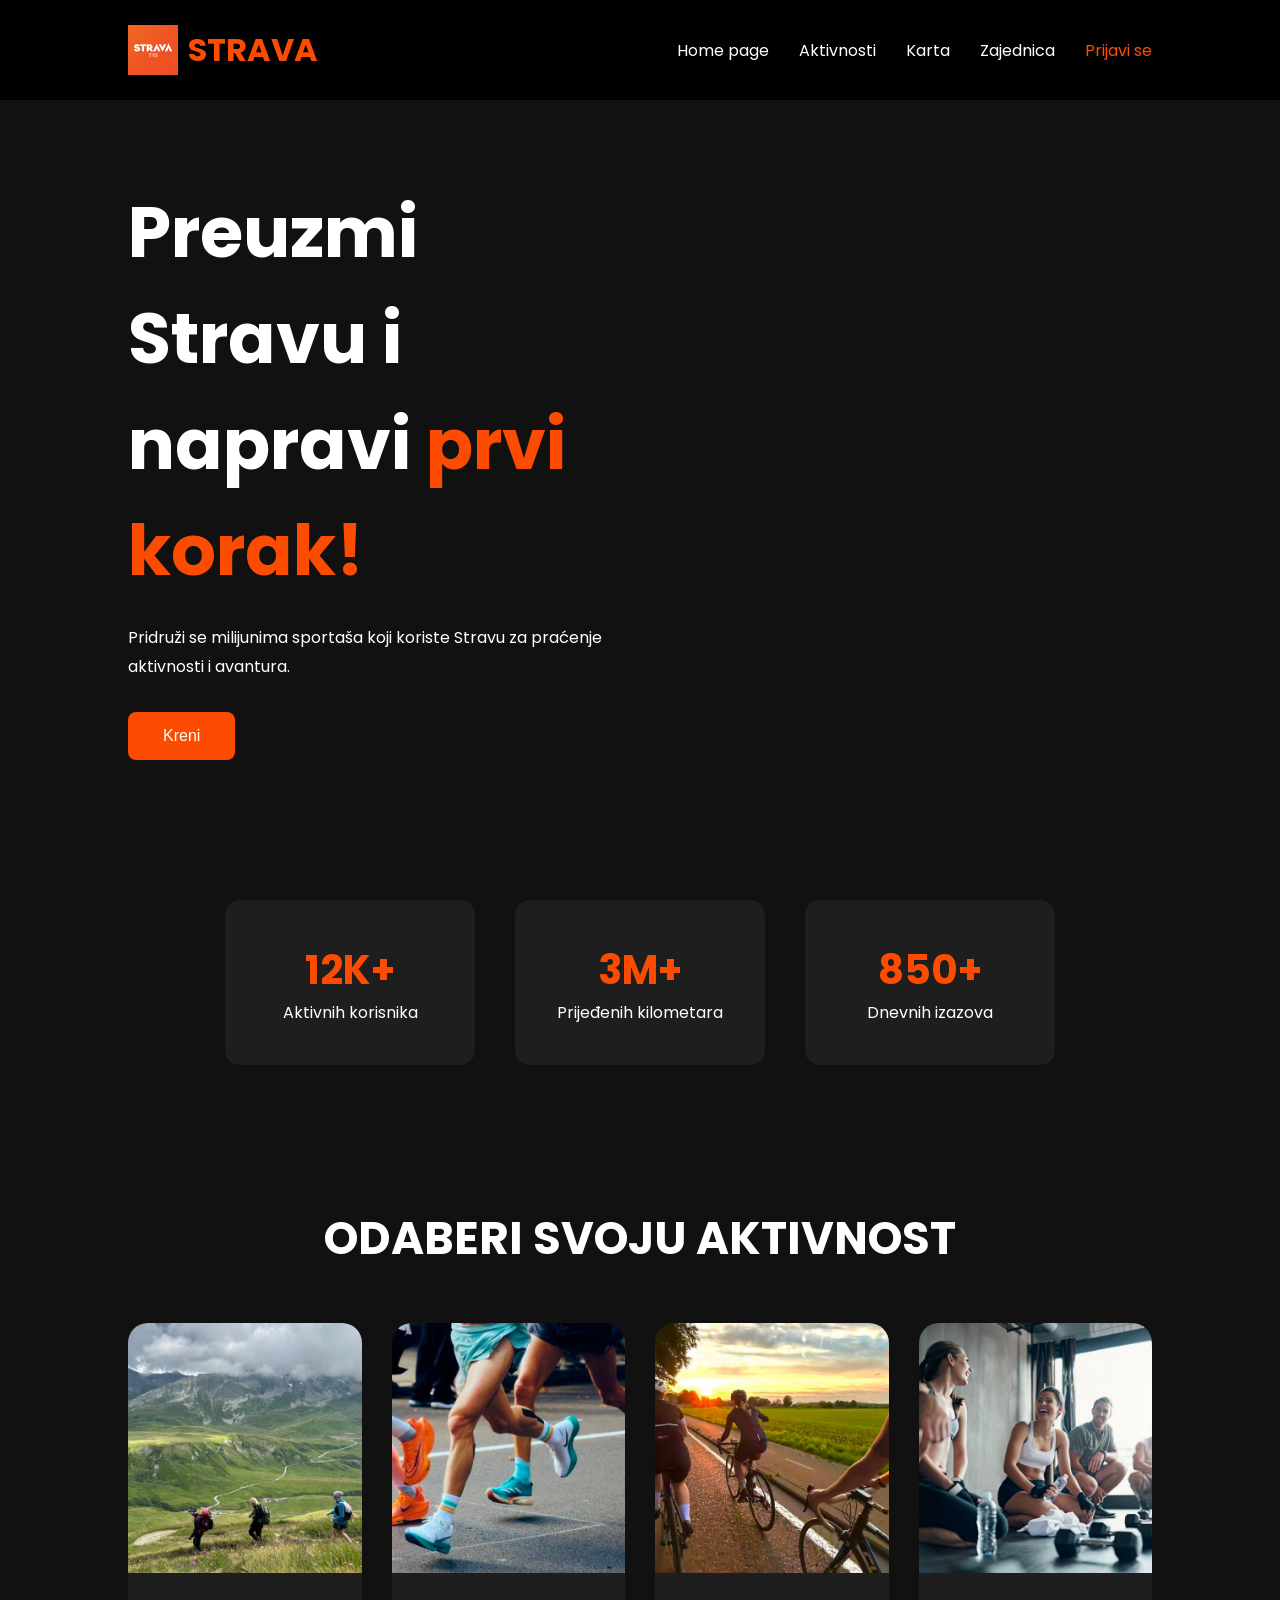
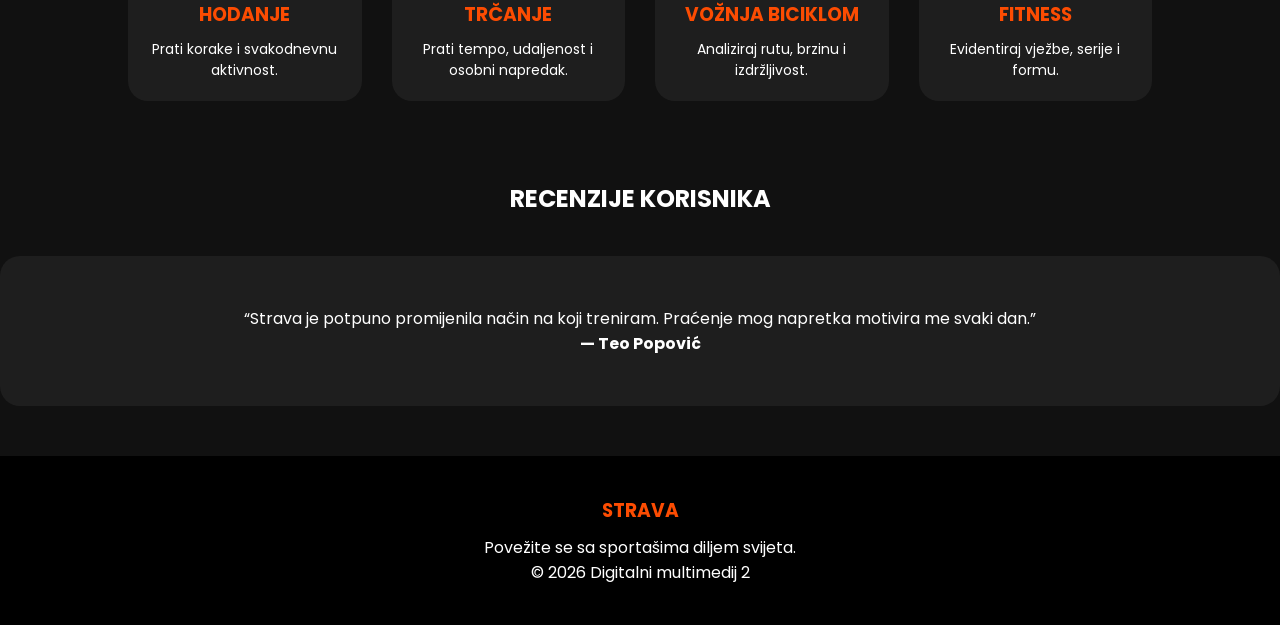
<file: index.html>
<!DOCTYPE html>
<head>
    <meta charset="UTF-8">
    <meta name="viewport" content="width=device-width, initial-scale=1.0">
    <title>DigitalniMultimedij2 - Strava</title>
    <link rel="icon" type="image/jpeg" href="t15.jpeg">
    <link rel="stylesheet" href="stil.css">

    <link rel="preconnect" href="https://fonts.googleapis.com">
    <link href="https://fonts.googleapis.com/css2?family=Poppins:wght@300;400;600;700&display=swap" rel="stylesheet">
</head>

<body>
    <header>
        <nav class="navigacija">
			 <div class="raz">
				<img src="t15.jpeg" alt="" width="50">
				<div class="logo">STRAVA</div>
			</div>
            <ul class="nav">
			<li><a href="index.html">Home page</a></li>
            <li><a href="aktivnosti.html">Aktivnosti</a></li>
            <li><a href="karta.html">Karta</a></li>
            <li><a href="zajednica.html">Zajednica</a></li>
            <li><a href="prijavi-se.html"><span style="color:#fc4c02;">Prijavi se</span></a></li>
            </ul>
        </nav>
    </header>

    <section class="naslovna">
        <div class="tekst">
            <h1>Preuzmi Stravu i napravi <span>prvi korak!</span></h1>
            <p>
                Pridruži se milijunima sportaša 
				koji koriste Stravu
				za praćenje aktivnosti i avantura.
            </p>
            <button>Kreni</button>
        </div>
        <div class="video">
            <iframe width="560" height="315" src="https://www.youtube.com/embed/M8C5C1MS_hk?si=Ee1axZ2wc7N1XMfO" 
			title="YouTube video player" frameborder="0" allow="accelerometer; autoplay; clipboard-write; encrypted-media; 
			gyroscope; picture-in-picture; web-share" referrerpolicy="strict-origin-when-cross-origin" allowfullscreen></iframe>
        </div>
    </section>


    <section class="stat">
        <div class="stat-poz">
            <h2>12K+</h2>
            <p>Aktivnih korisnika</p>
        </div>
        <div class="stat-poz">
            <h2>3M+</h2>
            <p>Prijeđenih kilometara</p>
        </div>
        <div class="stat-poz">
            <h2>850+</h2>
            <p>Dnevnih izazova</p>
        </div>
    </section>


    <section class="aktivnosti">
        <h2>ODABERI SVOJU AKTIVNOST</h2>
        <div class="raspored">
			<div class="kartica">
                <img src="slika1.jpg" alt="">
                <h3>Hodanje</h3>
                <p>Prati korake i svakodnevnu aktivnost.</p>
            </div>
            <div class="kartica">
                <img src="slika2.jpg" alt="">
                <h3>Trčanje</h3>
                <p>Prati tempo, udaljenost i osobni napredak.</p>
            </div>
			 <div class="kartica">
                <img src="slika3.jpg" alt="">
                <h3>Vožnja biciklom</h3>
                <p>Analiziraj rutu, brzinu i izdržljivost.</p>
            </div>
            <div class="kartica">
                <img src="slika4.jpg" alt="">
                <h3>Fitness</h3>
                <p>Evidentiraj vježbe, serije i formu.</p>
            </div>
        </div>
    </section>


    <section class="citat">
        <h2>RECENZIJE KORISNIKA</h2>
        <div class="pozadina">
            <p>
                “Strava je potpuno promijenila način na koji treniram. 
				Praćenje mog napretka motivira me svaki dan.”
            </p>
            <h4>— Teo Popović</h4>
        </div>
    </section>


    <footer>
        <h3>STRAVA</h3>
        <p>
            Povežite se sa sportašima diljem svijeta.
        </p>
        <p class="copyright">
            © 2026 Digitalni multimedij 2
        </p>
    </footer>

</body>
</html>
</file>
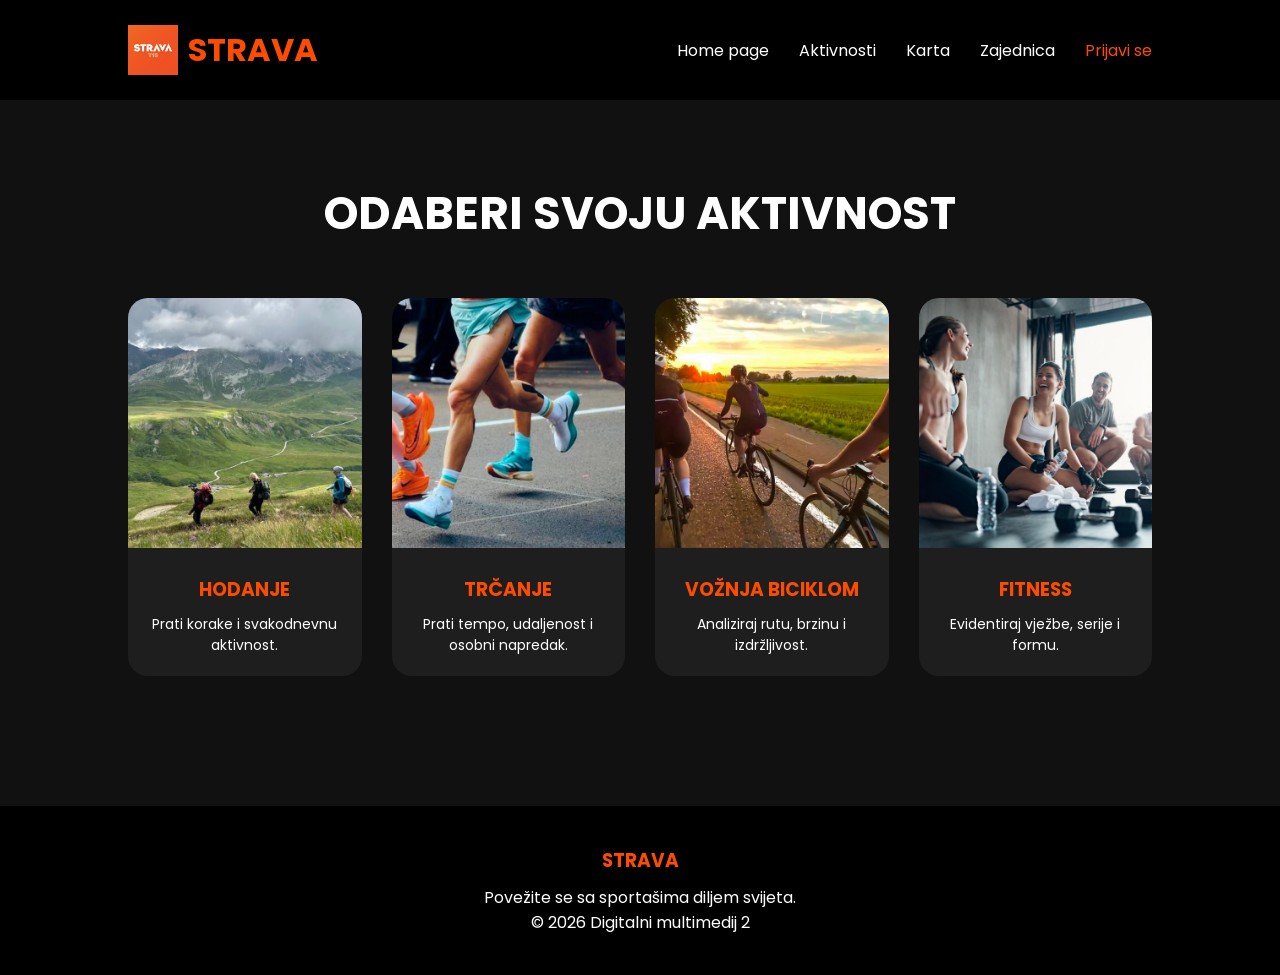
<file: aktivnosti.html>
<!DOCTYPE html>
<html lang="hr">
<head>
    <meta charset="UTF-8">
    <meta name="viewport" content="width=device-width, initial-scale=1.0">
    <title>DigitalniMultimedij2 - Strava</title>
    <link rel="icon" type="image/jpeg" href="t15.jpeg">
    <link rel="stylesheet" href="stil.css">

    <link rel="preconnect" href="https://fonts.googleapis.com">
    <link href="https://fonts.googleapis.com/css2?family=Poppins:wght@300;400;600;700&display=swap" rel="stylesheet">
</head>
<body>

    <header>
        <nav class="navigacija">
			 <div class="raz">
				<img src="t15.jpeg" alt="" width="50">
				<div class="logo">STRAVA</div>
			</div>
            <ul class="nav">
			<li><a href="index.html">Home page</a></li>
            <li><a href="aktivnosti.html">Aktivnosti</a></li>
            <li><a href="karta.html">Karta</a></li>
            <li><a href="zajednica.html">Zajednica</a></li>
            <li><a href="prijavi-se.html"><span style="color:#fc4c02;">Prijavi se</span></a></li>
            </ul>
        </nav>
    </header>

<section class="aktivnosti">
        <h2>ODABERI SVOJU AKTIVNOST</h2>
        <div class="raspored">
			<div class="kartica">
                <img src="slika1.jpg" alt="">
                <h3>Hodanje</h3>
                <p>Prati korake i svakodnevnu aktivnost.</p>
            </div>
            <div class="kartica">
                <img src="slika2.jpg" alt="">
                <h3>Trčanje</h3>
                <p>Prati tempo, udaljenost i osobni napredak.</p>
            </div>
			 <div class="kartica">
                <img src="slika3.jpg" alt="">
                <h3>Vožnja biciklom</h3>
                <p>Analiziraj rutu, brzinu i izdržljivost.</p>
            </div>
            <div class="kartica">
                <img src="slika4.jpg" alt="">
                <h3>Fitness</h3>
                <p>Evidentiraj vježbe, serije i formu.</p>
            </div>
        </div>
    </section>

 <footer>
        <h3>STRAVA</h3>
        <p>
            Povežite se sa sportašima diljem svijeta.
        </p>
        <p class="copyright">
            © 2026 Digitalni multimedij 2
        </p>
    </footer>

</body>
</html>
</file>
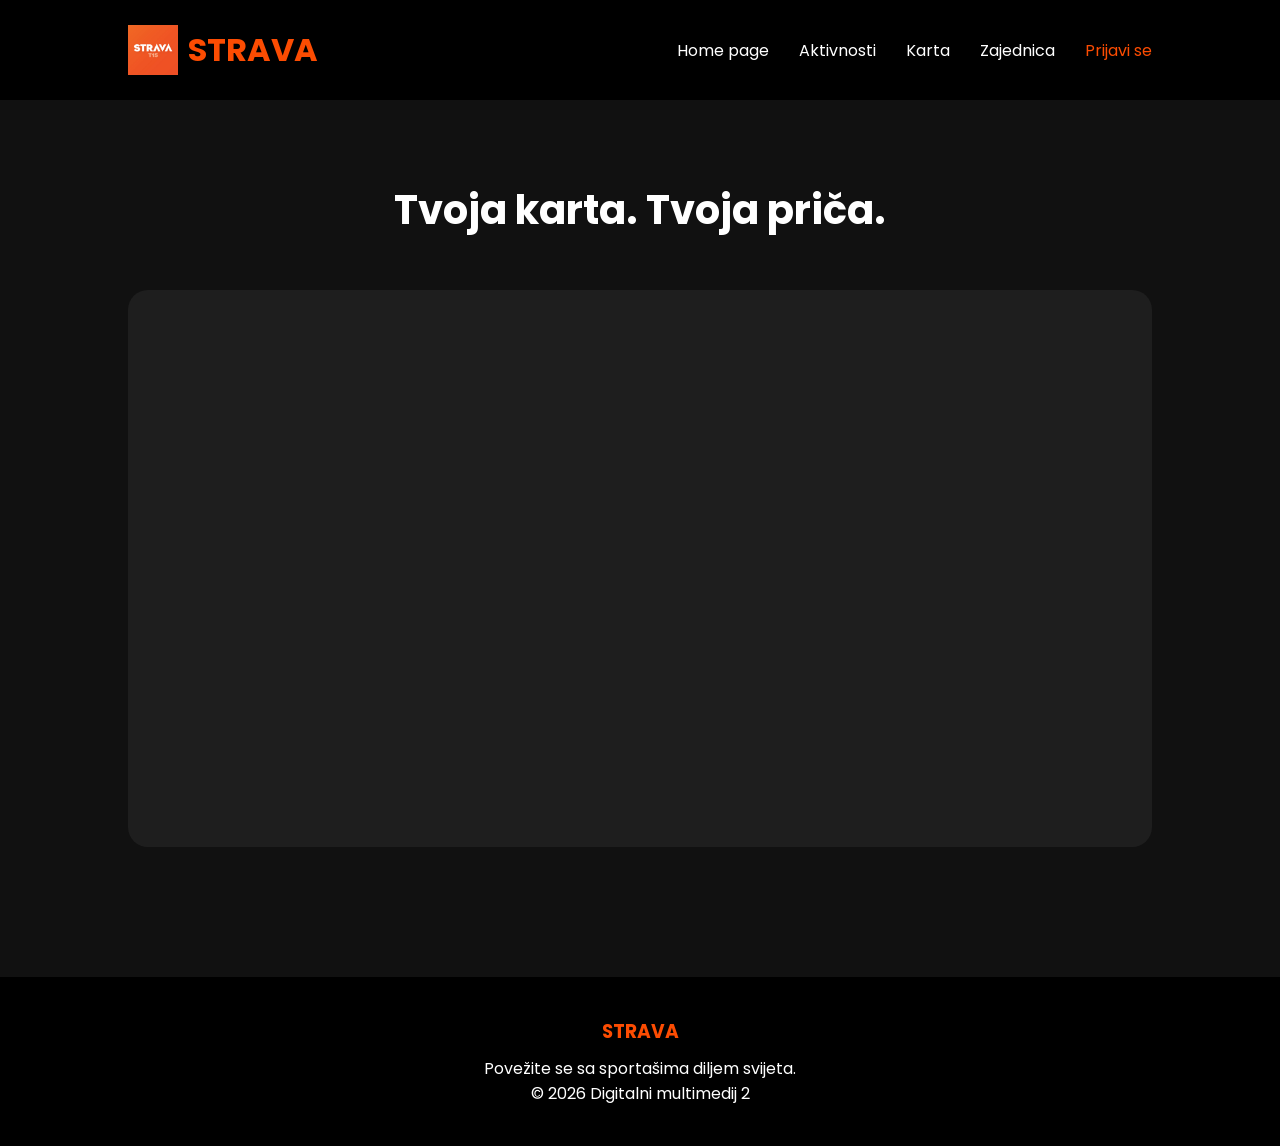
<file: karta.html>
<!DOCTYPE html>
<html lang="hr">
<head>
    <meta charset="UTF-8">
    <meta name="viewport" content="width=device-width, initial-scale=1.0">
    <title>DigitalniMultimedij2 - Strava</title>
    <link rel="icon" type="image/jpeg" href="t15.jpeg">
    <link rel="stylesheet" href="stil.css">

    <link rel="preconnect" href="https://fonts.googleapis.com">
    <link href="https://fonts.googleapis.com/css2?family=Poppins:wght@300;400;600;700&display=swap" rel="stylesheet">
</head>
<body>

    <header>
        <nav class="navigacija">
			 <div class="raz">
				<img src="t15.jpeg" alt="" width="50">
				<div class="logo">STRAVA</div>
			</div>
            <ul class="nav">
			<li><a href="index.html">Home page</a></li>
            <li><a href="aktivnosti.html">Aktivnosti</a></li>
            <li><a href="karta.html">Karta</a></li>
            <li><a href="zajednica.html">Zajednica</a></li>
            <li><a href="prijavi-se.html"><span style="color:#fc4c02;">Prijavi se</span></a></li>
            </ul>
        </nav>
    </header>


<section class="stranica">
    <h1>Tvoja karta. Tvoja priča.</h1>

    <div class="pozadina">
        <iframe
            src="https://www.google.com/maps/embed?pb="
            width="100%"
            height="450"
            style="border:0;"
            allowfullscreen=""
            loading="lazy">
        </iframe>
    </div>
</section>

 <footer>
        <h3>STRAVA</h3>
        <p>
            Povežite se sa sportašima diljem svijeta.
        </p>
        <p class="copyright">
            © 2026 Digitalni multimedij 2
        </p>
    </footer>

</body>
</html>
</file>
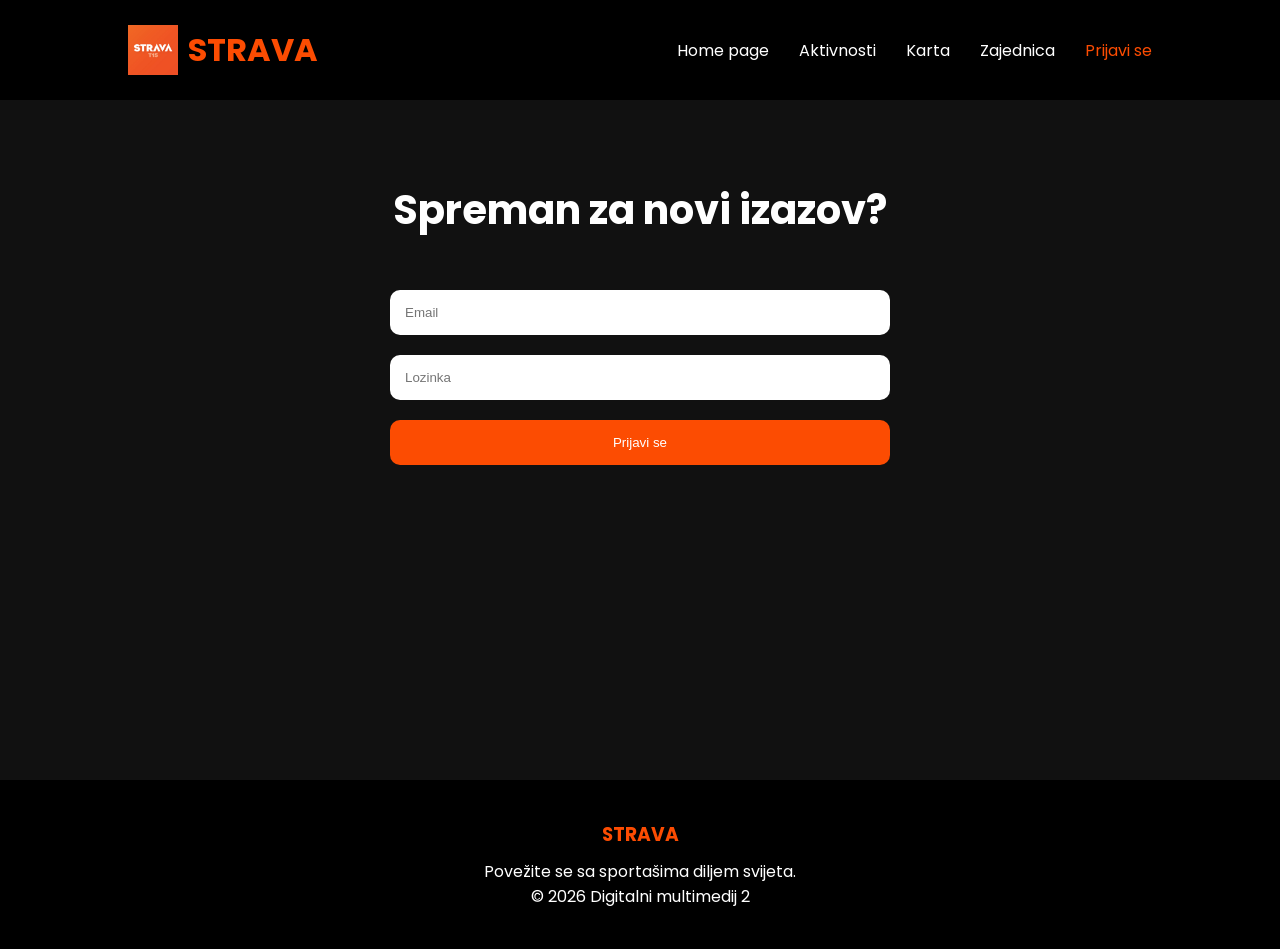
<file: prijavi-se.html>
<!DOCTYPE html>
<html lang="hr">
<head>
    <meta charset="UTF-8">
    <meta name="viewport" content="width=device-width, initial-scale=1.0">
    <title>DigitalniMultimedij2 - Strava</title>
    <link rel="icon" type="image/jpeg" href="t15.jpeg">
    <link rel="stylesheet" href="stil.css">

    <link rel="preconnect" href="https://fonts.googleapis.com">
    <link href="https://fonts.googleapis.com/css2?family=Poppins:wght@300;400;600;700&display=swap" rel="stylesheet">
</head>
<body>

    <header>
        <nav class="navigacija">
			 <div class="raz">
				<img src="t15.jpeg" alt="" width="50">
				<div class="logo">STRAVA</div>
			</div>
            <ul class="nav">
			<li><a href="index.html">Home page</a></li>
            <li><a href="aktivnosti.html">Aktivnosti</a></li>
            <li><a href="karta.html">Karta</a></li>
            <li><a href="zajednica.html">Zajednica</a></li>
            <li><a href="prijavi-se.html"><span style="color:#fc4c02;">Prijavi se</span></a></li>
            </ul>
        </nav>
    </header>


<section class="stranica">
    <h1>Spreman za novi izazov?</h1>

    <form class="forma">
        <input type="email" placeholder="Email">
        <input type="password" placeholder="Lozinka">
        <button type="submit">Prijavi se</button>
    </form>
</section>


 <footer>
        <h3>STRAVA</h3>
        <p>
            Povežite se sa sportašima diljem svijeta.
        </p>
        <p class="copyright">
            © 2026 Digitalni multimedij 2
        </p>
    </footer>

</body>
</html>
</file>
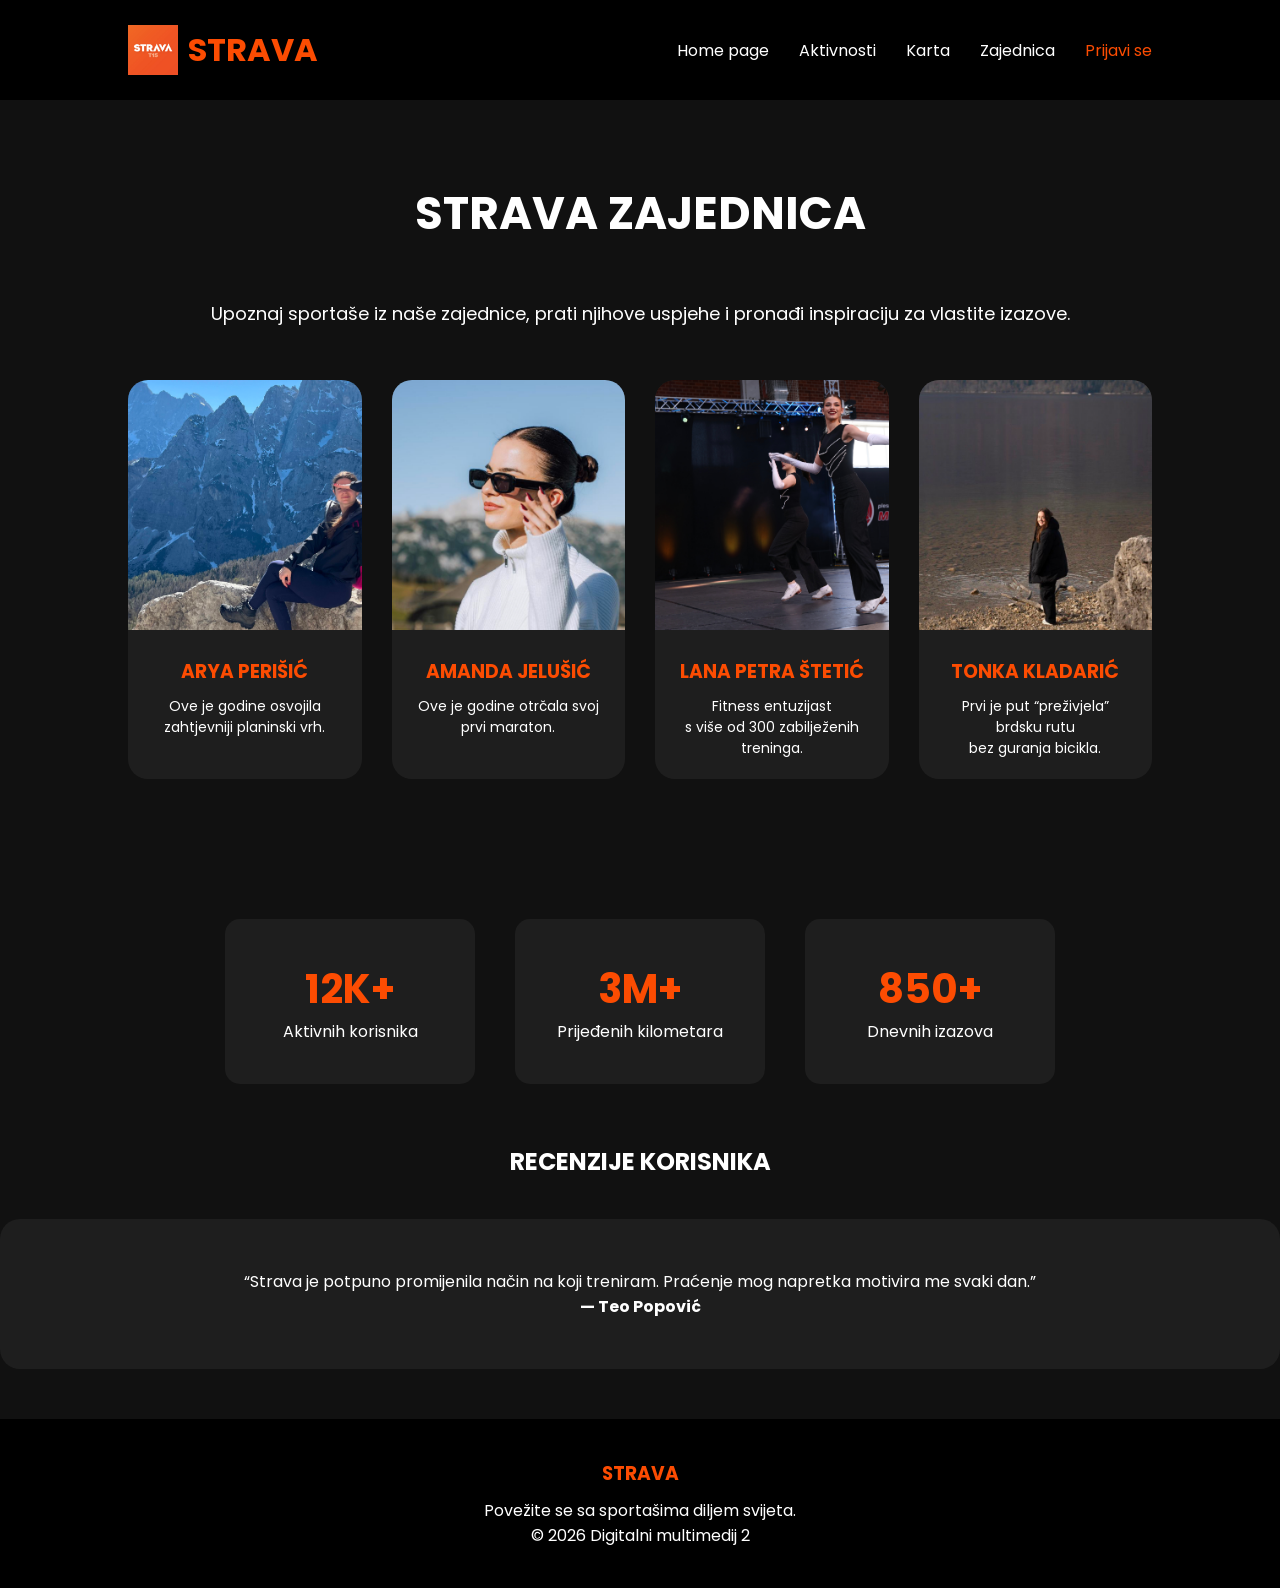
<file: zajednica.html>
<!DOCTYPE html>
<html lang="hr">
<head>
    <meta charset="UTF-8">
    <meta name="viewport" content="width=device-width, initial-scale=1.0">
    <title>DigitalniMultimedij2 - Strava</title>
    <link rel="icon" type="image/jpeg" href="t15.jpeg">
    <link rel="stylesheet" href="stil.css">

    <link rel="preconnect" href="https://fonts.googleapis.com">
    <link href="https://fonts.googleapis.com/css2?family=Poppins:wght@300;400;600;700&display=swap" rel="stylesheet">
</head>
<body>

    <header>
        <nav class="navigacija">
			 <div class="raz">
				<img src="t15.jpeg" alt="" width="50">
				<div class="logo">STRAVA</div>
			</div>
            <ul class="nav">
			<li><a href="index.html">Home page</a></li>
            <li><a href="aktivnosti.html">Aktivnosti</a></li>
            <li><a href="karta.html">Karta</a></li>
            <li><a href="zajednica.html">Zajednica</a></li>
            <li><a href="prijavi-se.html"><span style="color:#fc4c02;">Prijavi se</span></a></li>
            </ul>
        </nav>
    </header>

    <section class="aktivnosti">
        <h2>STRAVA ZAJEDNICA</h2>
		<p class="opis">
        Upoznaj sportaše iz naše zajednice, prati njihove uspjehe
        i pronađi inspiraciju za vlastite izazove.
		</p>
        <div class="raspored">
			<div class="kartica">
                <img src="sportas1.jpg" alt="">
                <h3>Arya Perišić</h3>
                <p>Ove je godine osvojila<br>zahtjevniji planinski vrh.</p>
            </div>
            <div class="kartica">
                <img src="sportas2.jpg" alt="">
                <h3>Amanda Jelušić</h3>
                <p>Ove je godine otrčala svoj prvi maraton.</p>
            </div>
			 <div class="kartica">
                <img src="sportas3.jpg" alt="">
                <h3>Lana Petra Štetić</h3>
                <p>Fitness entuzijast<br>s više od 300 zabilježenih treninga.</p>
            </div>
			<div class="kartica">
                <img src="sportas4.jpg" alt="">
                <h3>Tonka Kladarić</h3>
                <p>Prvi je put “preživjela” brdsku rutu<br>bez guranja bicikla.</p>
            </div>
        </div>
    </section>

    <section class="stat">
        <div class="stat-poz">
            <h2>12K+</h2>
            <p>Aktivnih korisnika</p>
        </div>
        <div class="stat-poz">
            <h2>3M+</h2>
            <p>Prijeđenih kilometara</p>
        </div>
        <div class="stat-poz">
            <h2>850+</h2>
            <p>Dnevnih izazova</p>
        </div>
    </section>
	
   <section class="citat">
        <h2>RECENZIJE KORISNIKA</h2>
        <div class="pozadina">
            <p>
                “Strava je potpuno promijenila način na koji treniram. 
				Praćenje mog napretka motivira me svaki dan.”
            </p>
            <h4>— Teo Popović</h4>
        </div>
    </section>

	<footer>
        <h3>STRAVA</h3>
        <p>
            Povežite se sa sportašima diljem svijeta.
        </p>
        <p class="copyright">
            © 2026 Digitalni multimedij 2
        </p>
    </footer>

</body>
</html>
</file>
<file: stil.css>
*{
    margin:0;
    padding:0;
    box-sizing:border-box;
}

body{
    font-family:'Poppins', sans-serif;
    background:#111;
    color:white;
}

.navigacija{
    display:flex;
    justify-content:space-between;
    align-items:center;
    padding:25px 10%;
    background:#000;
}

.raz{
    display:flex;
    align-items:center;
    gap:10px; 
}

.logo{
    font-size:32px;
    font-weight:700;
    color:#fc4c02;
}

.nav{
    display:flex;
    gap:30px;
    list-style:none;
}

.nav a{
    text-decoration:none;
    color:white;
    transition:0.3s;
}

.nav a:hover{
	cursor: pointer;
    color:#fc4c02;
}

.naslovna{
    display:flex;
    justify-content:space-between;
    align-items:center;
    padding:80px 10%;
    gap:50px;
}

.tekst{
    flex:1;
}

.tekst h1{
    font-size:70px;
    margin-bottom:20px;
}

.tekst span{
    color:#fc4c02;
}

.tekst p{
    font-size:16px;
    line-height:1.8;
    margin-bottom:30px;
}

.tekst button{
    padding:15px 35px;
    border:none;
    background:#fc4c02;
    color:white;
    font-size:16px;
    border-radius:8px;
    cursor:pointer;
}

.video{
    flex:1;
}

.video iframe{
    width:100%;
    aspect-ratio:16/9;
	height:auto;
	display:block;
	border-radius:20px;
}

.stat{
    display:flex;
    justify-content:center;
    gap:40px;
    padding:60px 10%;
}

.stat-poz{
    background:#1e1e1e;
    padding:40px;
    border-radius:15px;
    text-align:center;
    width:250px;
}

.stat-poz h2{
    color:#fc4c02;
    font-size:40px;
}


.aktivnosti{
    padding:80px 10%;
    text-align:center;
}

.aktivnosti h2{
    font-size:45px;
    margin-bottom:50px;
}

.raspored{
    display:flex;
    gap:30px;
}

.kartica{
    background:#1e1e1e;
    border-radius:20px;
    overflow:hidden;
    transition:0.3s;
}

.kartica:hover{
    transform:translateY(-10px);
	cursor: pointer;
}

.kartica img{
    width:100%;
    height:250px;
    object-fit:cover;
}

.kartica h3{
	color:#fc4c02;
	text-transform: uppercase;
    margin:20px 0 10px;
}

.kartica p{
	font-size:14px;
    padding:0 20px 20px;
}

.citat{
    text-align:center;
}

.pozadina{
    background:#1e1e1e;
    padding:50px;
    border-radius:20px;
    margin-top:40px;
}


footer{
    background:black;
    text-align:center;
    padding:40px;
    margin-top:50px;
}

footer h3{
    color:#fc4c02;
    margin-bottom:10px;
}


.stranica{
    padding:80px 10%;
    min-height:70vh;
}

.stranica h1{
    text-align:center;
    margin-bottom:50px;
    font-size:40px;
}

.opis{
    text-align:center;
    margin:0 auto 50px;
    line-height:1.8;
    font-size:18px;
}

.forma{
    max-width:500px;
    margin:auto;
    display:flex;
    flex-direction:column;
    gap:20px;
}

.forma input{
    padding:15px;
    border:none;
    border-radius:10px;
}

.forma button{
    padding:15px;
    border:none;
    border-radius:10px;
    background:#fc4c02;
    color:white;
    cursor:pointer;
}

@media (max-width: 768px) {
.navigacija{
        flex-direction: column;
        gap: 20px;
        padding: 20px 5%;
    }
.nav{
        flex-direction: column;
        align-items: center;
        gap: 15px;
    }
.naslovna{
        flex-direction: column;
        text-align: center;
        padding: 50px 5%;
    }
.tekst h1{
        font-size: 40px;
    }
.tekst p{
        font-size: 15px;
    }
.stat{
        flex-direction: column;
        align-items: center;
    }
.stat-poz{
        width: 100%;
        max-width: 300px;
    }
.raspored{
        flex-direction: column;
    }
.kartica{
        width: 100%;
    }
.aktivnosti h2{
        font-size: 30px;
    }
.pozadina{
        margin: 30px 5%;
        padding: 30px;
    }
.stranica{
        padding: 50px 5%;
    }
.stranica h1{
        font-size: 30px;
    }
.opis{
        font-size: 16px;
    }
.forma{
        width: 100%;
    }
}
</file>
